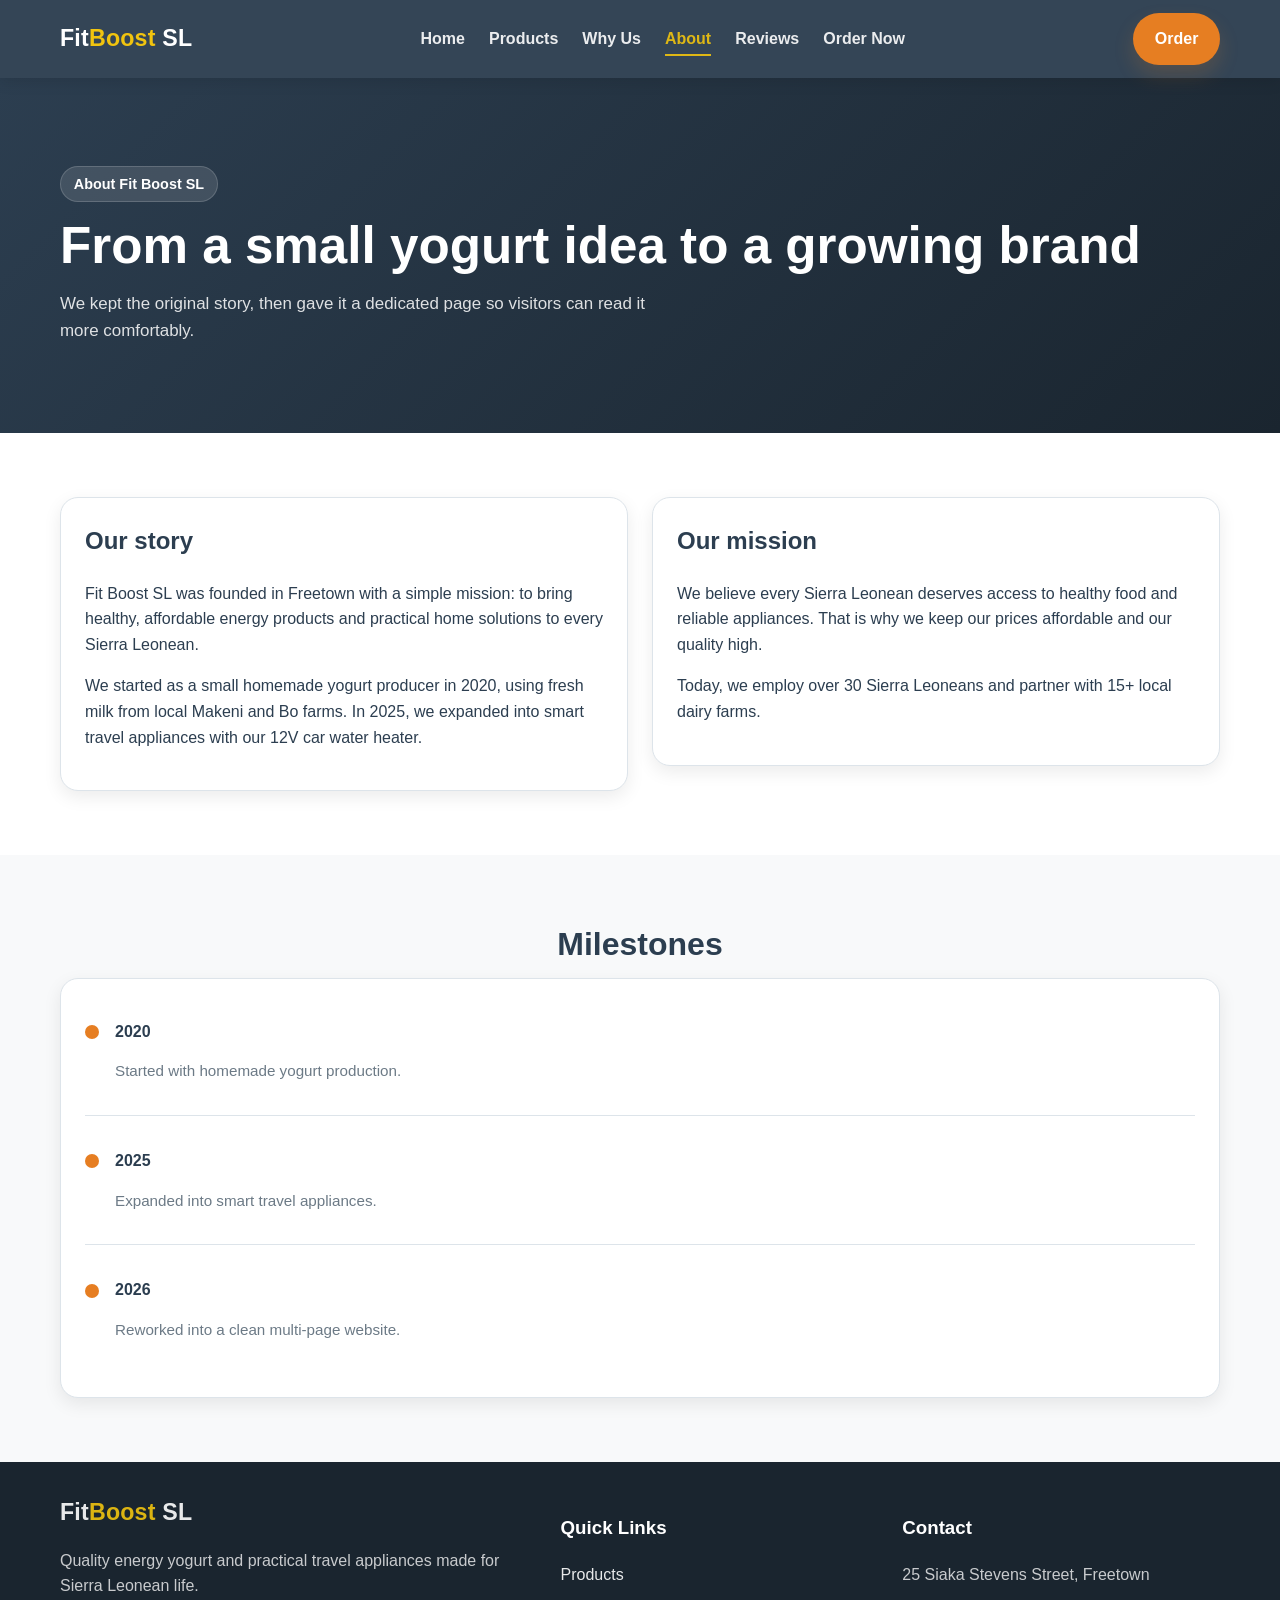
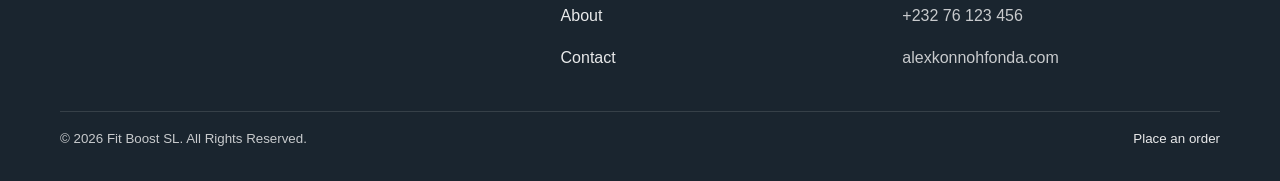
<file: fit_boost_multpage_site/about.html>
<!DOCTYPE html>
<html lang="en">
<head>
  <meta charset="UTF-8">
  <meta name="viewport" content="width=device-width, initial-scale=1.0">
  <title>Fit Boost SL | About</title>
  <link rel="stylesheet" href="styles.css">
</head>
<body data-page="about" class="">

    <nav class="navbar">
      <div class="container">
        <a href="index.html" class="logo">Fit<span>Boost</span> SL</a>
        <ul class="nav-links" id="navLinks">
          <li><a href="index.html">Home</a></li>
          <li><a href="products.html">Products</a></li>
          <li><a href="features.html">Why Us</a></li>
          <li><a href="about.html">About</a></li>
          <li><a href="reviews.html">Reviews</a></li>
          <li><a href="contact.html">Order Now</a></li>
        </ul>
        <div class="nav-actions">
          <a class="btn btn-primary" href="contact.html">Order</a>
          <button class="hamburger" aria-label="Open menu" aria-controls="navLinks" aria-expanded="false" type="button">
            <span></span><span></span><span></span>
          </button>
        </div>
      </div>
    </nav>
    

<main>
  <section class="hero">
    <div class="container">
      <span class="eyebrow">About Fit Boost SL</span>
      <h1>From a small yogurt idea to a growing brand</h1>
      <p>We kept the original story, then gave it a dedicated page so visitors can read it more comfortably.</p>
    </div>
  </section>

  <section class="section alt">
    <div class="container two-col">
      <div class="panel">
        <h2>Our story</h2>
        <p>Fit Boost SL was founded in Freetown with a simple mission: to bring healthy, affordable energy products and practical home solutions to every Sierra Leonean.</p>
        <p>We started as a small homemade yogurt producer in 2020, using fresh milk from local Makeni and Bo farms. In 2025, we expanded into smart travel appliances with our 12V car water heater.</p>
      </div>
      <div class="panel">
        <h2>Our mission</h2>
        <p>We believe every Sierra Leonean deserves access to healthy food and reliable appliances. That is why we keep our prices affordable and our quality high.</p>
        <p>Today, we employ over 30 Sierra Leoneans and partner with 15+ local dairy farms.</p>
      </div>
    </div>
  </section>

  <section class="section">
    <div class="container">
      <h2 class="section-title">Milestones</h2>
      <div class="panel">
        <div class="timeline">
          <div class="timeline-item"><div class="timeline-dot"></div><div><strong>2020</strong><p class="small-muted">Started with homemade yogurt production.</p></div></div>
          <div class="timeline-item"><div class="timeline-dot"></div><div><strong>2025</strong><p class="small-muted">Expanded into smart travel appliances.</p></div></div>
          <div class="timeline-item"><div class="timeline-dot"></div><div><strong>2026</strong><p class="small-muted">Reworked into a clean multi-page website.</p></div></div>
        </div>
      </div>
    </div>
  </section>
</main>


    <footer class="footer">
      <div class="container">
        <div class="footer-grid">
          <div>
            <a href="index.html" class="logo">Fit<span>Boost</span> SL</a>
            <p>Quality energy yogurt and practical travel appliances made for Sierra Leonean life.</p>
          </div>
          <div>
            <h3>Quick Links</h3>
            <p><a href="products.html">Products</a></p>
            <p><a href="about.html">About</a></p>
            <p><a href="contact.html">Contact</a></p>
          </div>
          <div>
            <h3>Contact</h3>
            <p>25 Siaka Stevens Street, Freetown</p>
            <p>+232 76 123 456</p>
            <p>alexkonnohfonda.com</p>
          </div>
        </div>
        <div class="footer-bottom">
          <small>&copy; <span id="year"></span> Fit Boost SL. All Rights Reserved.</small>
          <small><a href="contact.html">Place an order</a></small>
        </div>
      </div>
    </footer>
    <button id="backToTop" class="back-to-top hidden" type="button" aria-label="Back to top">↑</button>
    
<script src="script.js"></script>
</body>
</html>
</file>
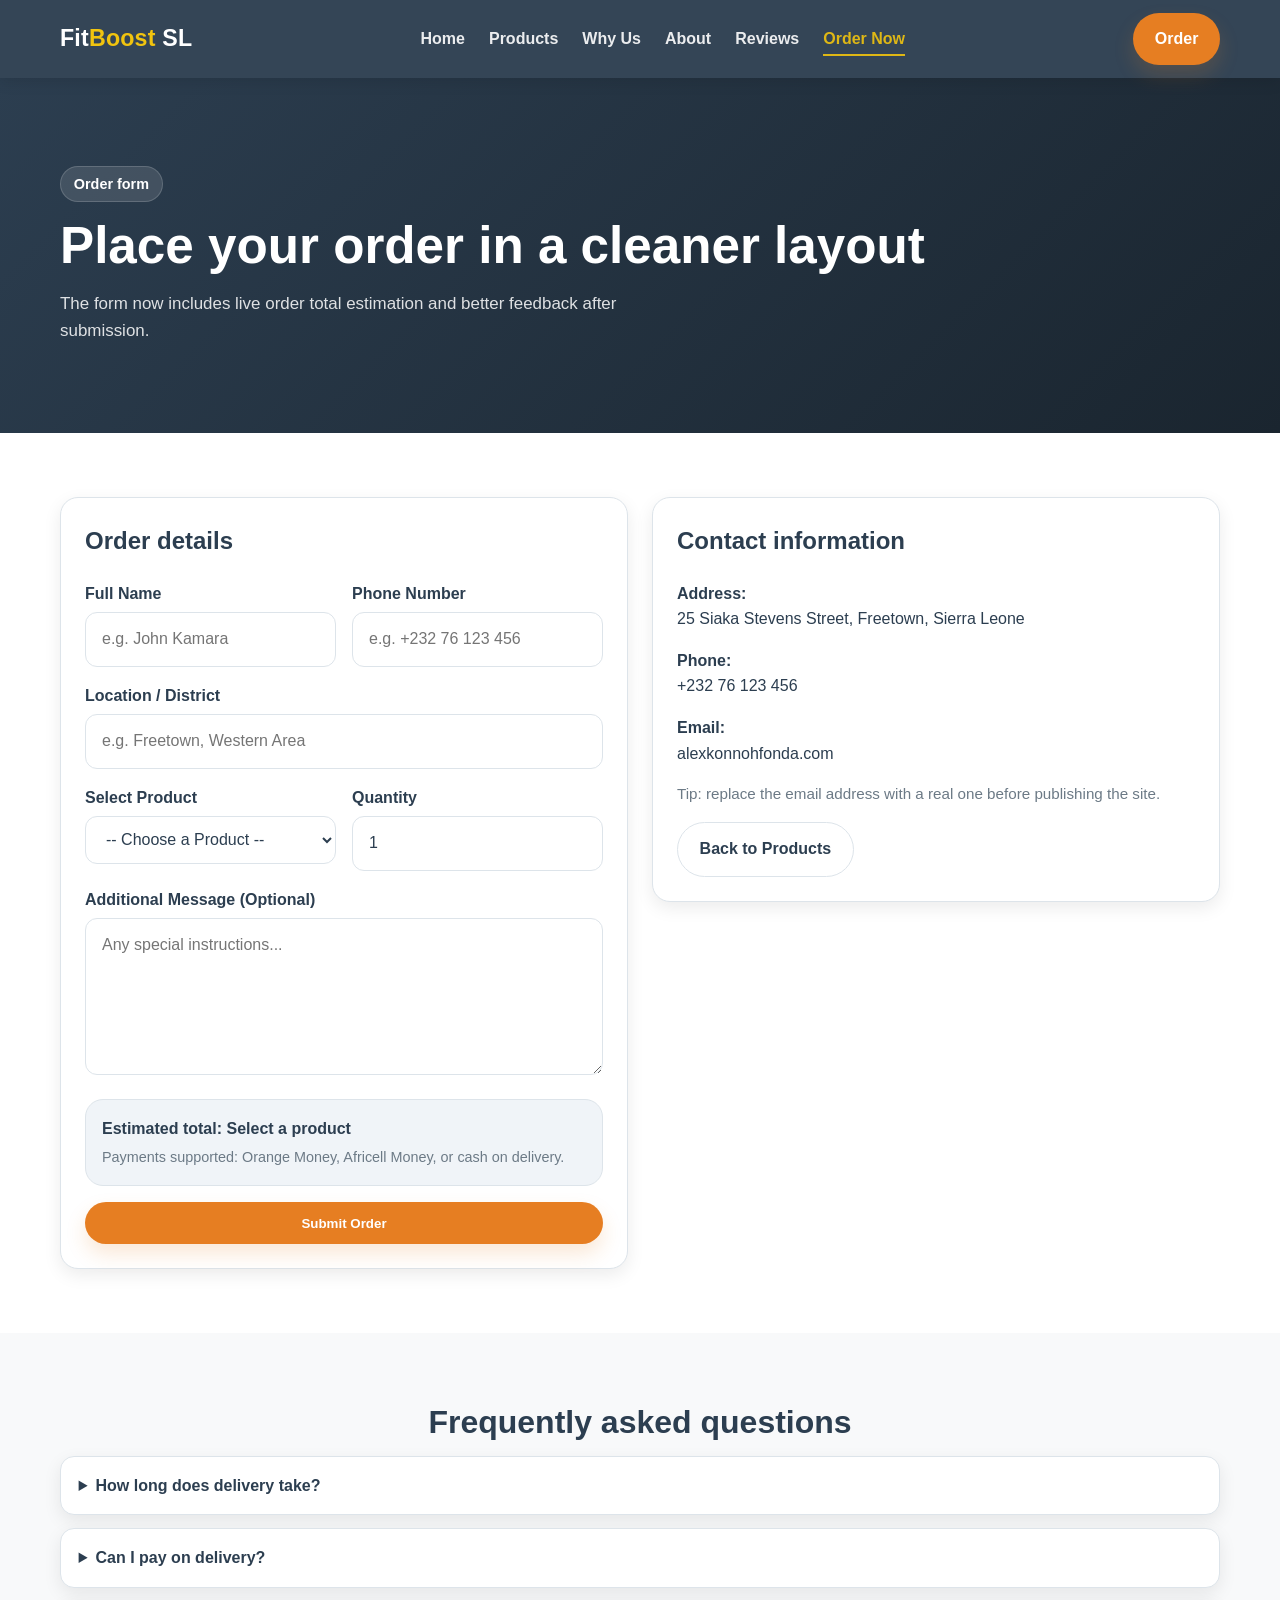
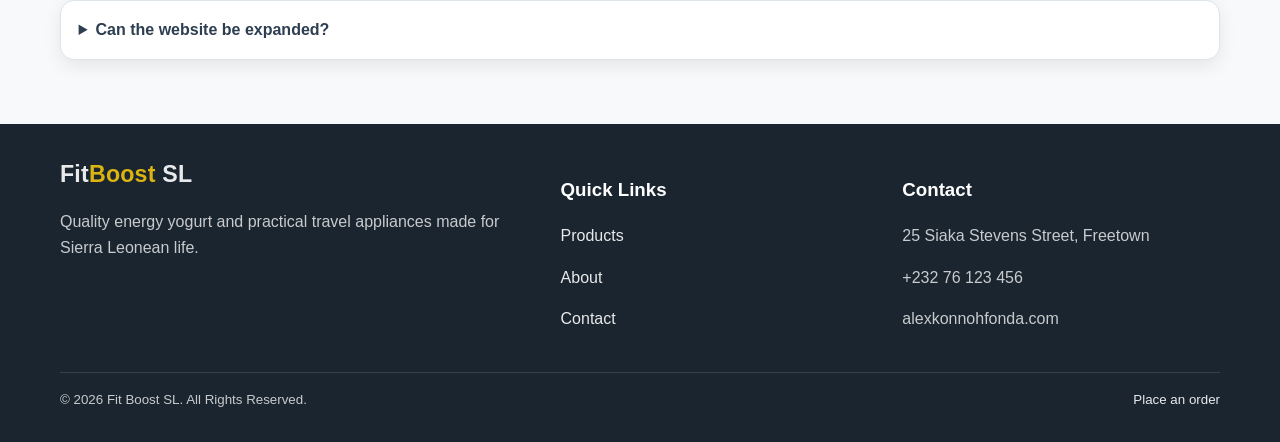
<file: fit_boost_multpage_site/contact.html>
<!DOCTYPE html>
<html lang="en">
<head>
  <meta charset="UTF-8">
  <meta name="viewport" content="width=device-width, initial-scale=1.0">
  <title>Fit Boost SL | Order Now</title>
  <link rel="stylesheet" href="styles.css">
</head>
<body data-page="contact" class="">

    <nav class="navbar">
      <div class="container">
        <a href="index.html" class="logo">Fit<span>Boost</span> SL</a>
        <ul class="nav-links" id="navLinks">
          <li><a href="index.html">Home</a></li>
          <li><a href="products.html">Products</a></li>
          <li><a href="features.html">Why Us</a></li>
          <li><a href="about.html">About</a></li>
          <li><a href="reviews.html">Reviews</a></li>
          <li><a href="contact.html">Order Now</a></li>
        </ul>
        <div class="nav-actions">
          <a class="btn btn-primary" href="contact.html">Order</a>
          <button class="hamburger" aria-label="Open menu" aria-controls="navLinks" aria-expanded="false" type="button">
            <span></span><span></span><span></span>
          </button>
        </div>
      </div>
    </nav>
    

<main>
  <section class="hero">
    <div class="container">
      <span class="eyebrow">Order form</span>
      <h1>Place your order in a cleaner layout</h1>
      <p>The form now includes live order total estimation and better feedback after submission.</p>
    </div>
  </section>

  <section class="section alt">
    <div class="container two-col">
      <div class="panel">
        <h2>Order details</h2>
        <form id="orderForm" class="form">
          <div class="form-grid">
            <div class="field">
              <label for="name">Full Name</label>
              <input type="text" id="name" name="name" placeholder="e.g. John Kamara" required>
            </div>
            <div class="field">
              <label for="phone">Phone Number</label>
              <input type="tel" id="phone" name="phone" placeholder="e.g. +232 76 123 456" required>
            </div>
          </div>

          <div class="field">
            <label for="location">Location / District</label>
            <input type="text" id="location" name="location" placeholder="e.g. Freetown, Western Area" required>
          </div>

          <div class="form-grid">
            <div class="field">
              <label for="product">Select Product</label>
              <select id="product" name="product" required>
                <option value="">-- Choose a Product --</option>
                <option value="energy-yogurt">Fit Boost Homemade Energy Yogurt - Le 5,000</option>
                <option value="travel-heater">Fit Boost Smart Travel Water Heater - Le 180,000</option>
              </select>
            </div>
            <div class="field">
              <label for="quantity">Quantity</label>
              <input type="number" id="quantity" name="quantity" min="1" value="1" required>
            </div>
          </div>

          <div class="field">
            <label for="message">Additional Message (Optional)</label>
            <textarea id="message" name="message" rows="5" placeholder="Any special instructions..."></textarea>
          </div>

          <div class="panel" style="padding:1rem;background:var(--surface-2);box-shadow:none">
            <strong id="orderTotal">Estimated total: Select a product</strong>
            <div class="form-hint">Payments supported: Orange Money, Africell Money, or cash on delivery.</div>
          </div>

          <button type="submit" class="btn btn-primary" style="width:100%">Submit Order</button>
          <div class="notice" id="successMsg">Thank you! Your order has been received. We will call you within 24 hours to confirm.</div>
        </form>
      </div>
      <div class="panel">
        <h2>Contact information</h2>
        <p><strong>Address:</strong><br>25 Siaka Stevens Street, Freetown, Sierra Leone</p>
        <p><strong>Phone:</strong><br>+232 76 123 456</p>
        <p><strong>Email:</strong><br>alexkonnohfonda.com</p>
        <p class="small-muted">Tip: replace the email address with a real one before publishing the site.</p>
        <a href="products.html" class="btn btn-outline">Back to Products</a>
      </div>
    </div>
  </section>

  <section class="section">
    <div class="container">
      <h2 class="section-title">Frequently asked questions</h2>
      <div class="faq">
        <details>
          <summary>How long does delivery take?</summary>
          <p class="small-muted">Same-day delivery is available in Freetown for selected orders. Other districts are delivered within the agreed schedule.</p>
        </details>
        <details>
          <summary>Can I pay on delivery?</summary>
          <p class="small-muted">Yes. Cash on delivery is available, along with mobile money options.</p>
        </details>
        <details>
          <summary>Can the website be expanded?</summary>
          <p class="small-muted">Yes. More pages, more products, and even an online checkout can be added later.</p>
        </details>
      </div>
    </div>
  </section>
</main>


    <footer class="footer">
      <div class="container">
        <div class="footer-grid">
          <div>
            <a href="index.html" class="logo">Fit<span>Boost</span> SL</a>
            <p>Quality energy yogurt and practical travel appliances made for Sierra Leonean life.</p>
          </div>
          <div>
            <h3>Quick Links</h3>
            <p><a href="products.html">Products</a></p>
            <p><a href="about.html">About</a></p>
            <p><a href="contact.html">Contact</a></p>
          </div>
          <div>
            <h3>Contact</h3>
            <p>25 Siaka Stevens Street, Freetown</p>
            <p>+232 76 123 456</p>
            <p>alexkonnohfonda.com</p>
          </div>
        </div>
        <div class="footer-bottom">
          <small>&copy; <span id="year"></span> Fit Boost SL. All Rights Reserved.</small>
          <small><a href="contact.html">Place an order</a></small>
        </div>
      </div>
    </footer>
    <button id="backToTop" class="back-to-top hidden" type="button" aria-label="Back to top">↑</button>
    
<script src="script.js"></script>
</body>
</html>
</file>
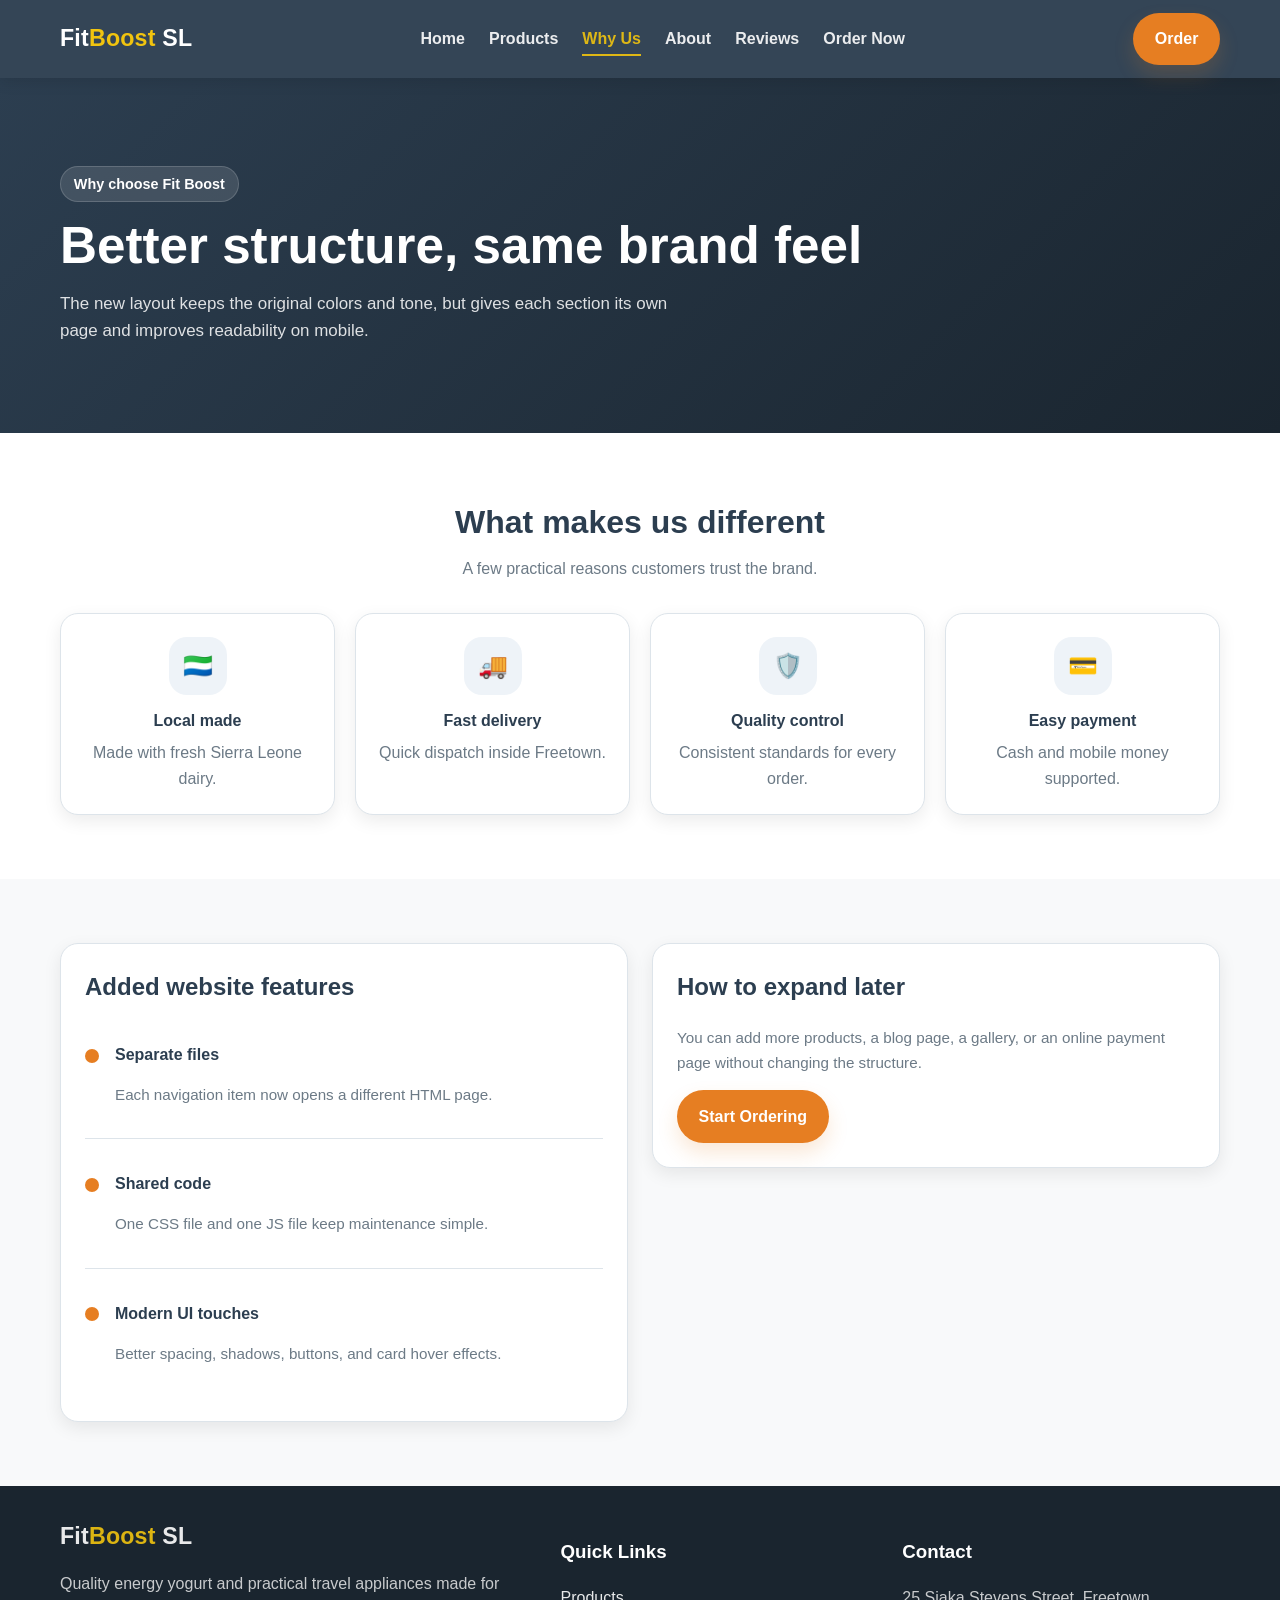
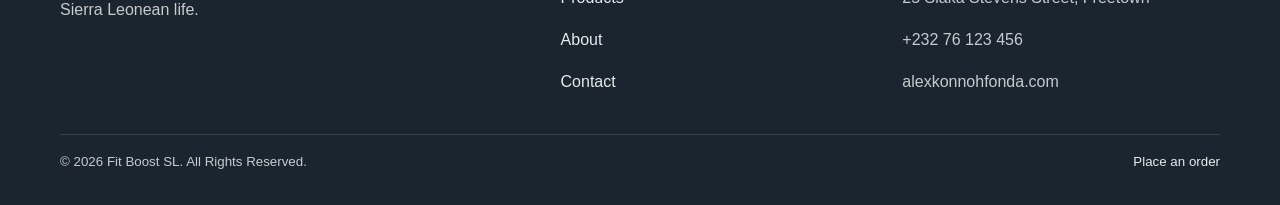
<file: fit_boost_multpage_site/features.html>
<!DOCTYPE html>
<html lang="en">
<head>
  <meta charset="UTF-8">
  <meta name="viewport" content="width=device-width, initial-scale=1.0">
  <title>Fit Boost SL | Why Us</title>
  <link rel="stylesheet" href="styles.css">
</head>
<body data-page="features" class="">

    <nav class="navbar">
      <div class="container">
        <a href="index.html" class="logo">Fit<span>Boost</span> SL</a>
        <ul class="nav-links" id="navLinks">
          <li><a href="index.html">Home</a></li>
          <li><a href="products.html">Products</a></li>
          <li><a href="features.html">Why Us</a></li>
          <li><a href="about.html">About</a></li>
          <li><a href="reviews.html">Reviews</a></li>
          <li><a href="contact.html">Order Now</a></li>
        </ul>
        <div class="nav-actions">
          <a class="btn btn-primary" href="contact.html">Order</a>
          <button class="hamburger" aria-label="Open menu" aria-controls="navLinks" aria-expanded="false" type="button">
            <span></span><span></span><span></span>
          </button>
        </div>
      </div>
    </nav>
    

<main>
  <section class="hero">
    <div class="container">
      <span class="eyebrow">Why choose Fit Boost</span>
      <h1>Better structure, same brand feel</h1>
      <p>The new layout keeps the original colors and tone, but gives each section its own page and improves readability on mobile.</p>
    </div>
  </section>

  <section class="section alt">
    <div class="container">
      <h2 class="section-title">What makes us different</h2>
      <p class="section-subtitle">A few practical reasons customers trust the brand.</p>
      <div class="grid cards-4">
        <div class="icon-box"><div class="icon">🇸🇱</div><strong>Local made</strong><p>Made with fresh Sierra Leone dairy.</p></div>
        <div class="icon-box"><div class="icon">🚚</div><strong>Fast delivery</strong><p>Quick dispatch inside Freetown.</p></div>
        <div class="icon-box"><div class="icon">🛡️</div><strong>Quality control</strong><p>Consistent standards for every order.</p></div>
        <div class="icon-box"><div class="icon">💳</div><strong>Easy payment</strong><p>Cash and mobile money supported.</p></div>
      </div>
    </div>
  </section>

  <section class="section">
    <div class="container two-col">
      <div class="panel">
        <h2>Added website features</h2>
        <div class="timeline">
          <div class="timeline-item"><div class="timeline-dot"></div><div><strong>Separate files</strong><p class="small-muted">Each navigation item now opens a different HTML page.</p></div></div>
          <div class="timeline-item"><div class="timeline-dot"></div><div><strong>Shared code</strong><p class="small-muted">One CSS file and one JS file keep maintenance simple.</p></div></div>
          <div class="timeline-item"><div class="timeline-dot"></div><div><strong>Modern UI touches</strong><p class="small-muted">Better spacing, shadows, buttons, and card hover effects.</p></div></div>
        </div>
      </div>
      <div class="panel">
        <h2>How to expand later</h2>
        <p class="small-muted">You can add more products, a blog page, a gallery, or an online payment page without changing the structure.</p>
        <a href="contact.html" class="btn btn-primary">Start Ordering</a>
      </div>
    </div>
  </section>
</main>


    <footer class="footer">
      <div class="container">
        <div class="footer-grid">
          <div>
            <a href="index.html" class="logo">Fit<span>Boost</span> SL</a>
            <p>Quality energy yogurt and practical travel appliances made for Sierra Leonean life.</p>
          </div>
          <div>
            <h3>Quick Links</h3>
            <p><a href="products.html">Products</a></p>
            <p><a href="about.html">About</a></p>
            <p><a href="contact.html">Contact</a></p>
          </div>
          <div>
            <h3>Contact</h3>
            <p>25 Siaka Stevens Street, Freetown</p>
            <p>+232 76 123 456</p>
            <p>alexkonnohfonda.com</p>
          </div>
        </div>
        <div class="footer-bottom">
          <small>&copy; <span id="year"></span> Fit Boost SL. All Rights Reserved.</small>
          <small><a href="contact.html">Place an order</a></small>
        </div>
      </div>
    </footer>
    <button id="backToTop" class="back-to-top hidden" type="button" aria-label="Back to top">↑</button>
    
<script src="script.js"></script>
</body>
</html>
</file>
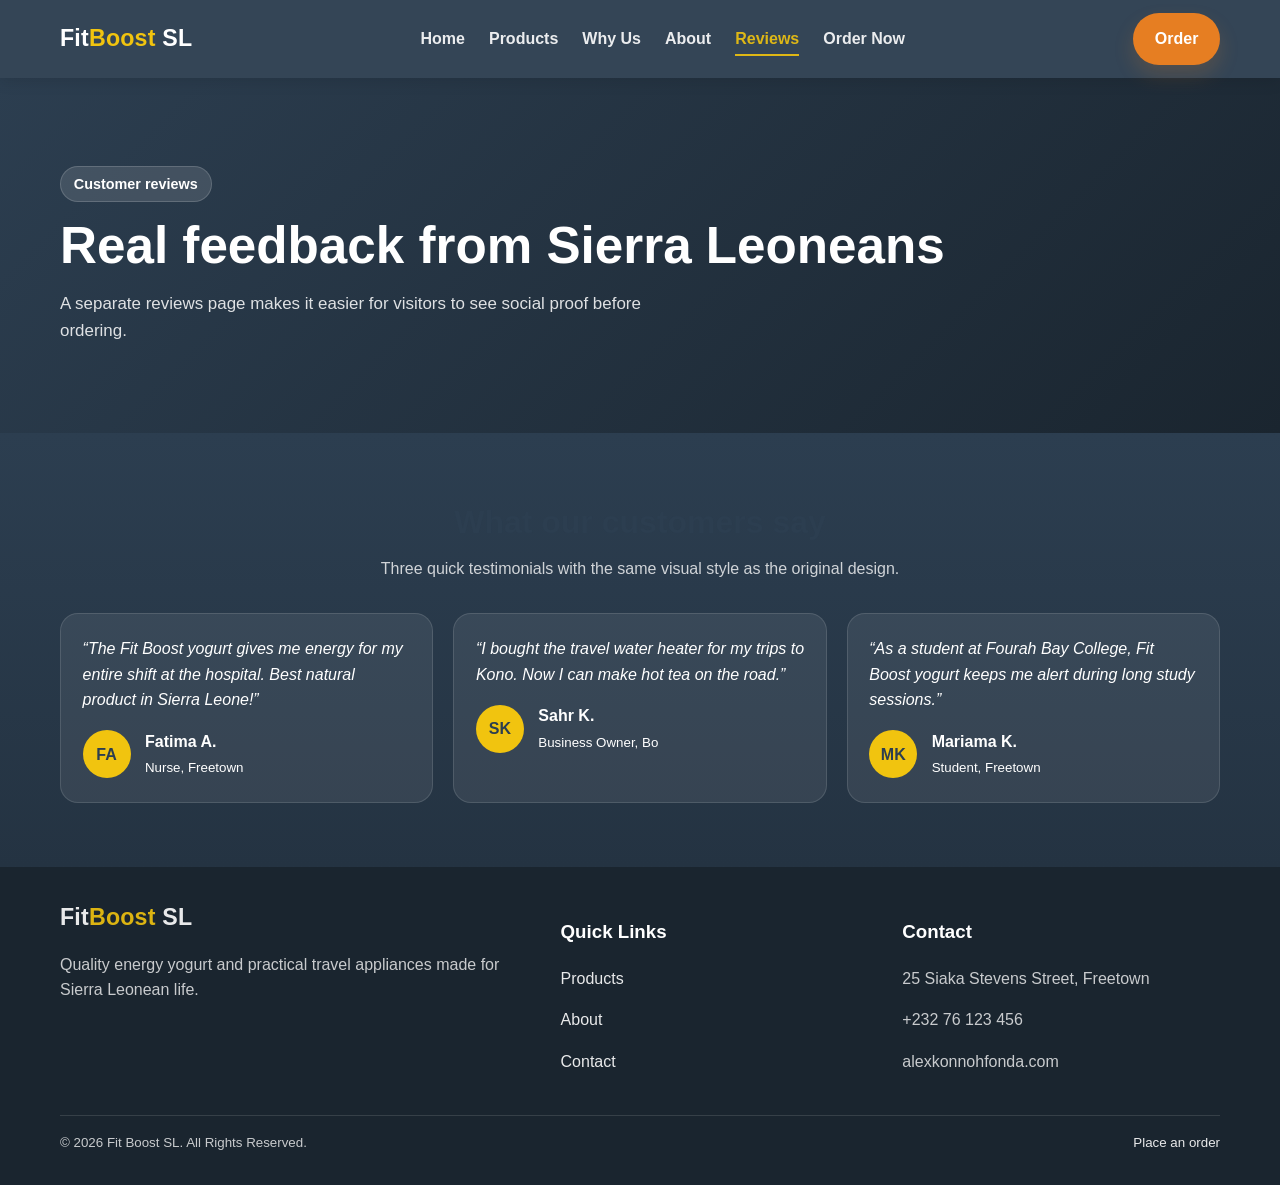
<file: fit_boost_multpage_site/reviews.html>
<!DOCTYPE html>
<html lang="en">
<head>
  <meta charset="UTF-8">
  <meta name="viewport" content="width=device-width, initial-scale=1.0">
  <title>Fit Boost SL | Reviews</title>
  <link rel="stylesheet" href="styles.css">
</head>
<body data-page="reviews" class="">

    <nav class="navbar">
      <div class="container">
        <a href="index.html" class="logo">Fit<span>Boost</span> SL</a>
        <ul class="nav-links" id="navLinks">
          <li><a href="index.html">Home</a></li>
          <li><a href="products.html">Products</a></li>
          <li><a href="features.html">Why Us</a></li>
          <li><a href="about.html">About</a></li>
          <li><a href="reviews.html">Reviews</a></li>
          <li><a href="contact.html">Order Now</a></li>
        </ul>
        <div class="nav-actions">
          <a class="btn btn-primary" href="contact.html">Order</a>
          <button class="hamburger" aria-label="Open menu" aria-controls="navLinks" aria-expanded="false" type="button">
            <span></span><span></span><span></span>
          </button>
        </div>
      </div>
    </nav>
    

<main>
  <section class="hero">
    <div class="container">
      <span class="eyebrow">Customer reviews</span>
      <h1>Real feedback from Sierra Leoneans</h1>
      <p>A separate reviews page makes it easier for visitors to see social proof before ordering.</p>
    </div>
  </section>

  <section class="section testimonial">
    <div class="container">
      <h2 class="section-title">What our customers say</h2>
      <p class="section-subtitle">Three quick testimonials with the same visual style as the original design.</p>
      <div class="grid cards-3">
        <div class="quote">
          <p>“The Fit Boost yogurt gives me energy for my entire shift at the hospital. Best natural product in Sierra Leone!”</p>
          <div class="author"><div class="avatar">FA</div><div><strong>Fatima A.</strong><br><small>Nurse, Freetown</small></div></div>
        </div>
        <div class="quote">
          <p>“I bought the travel water heater for my trips to Kono. Now I can make hot tea on the road.”</p>
          <div class="author"><div class="avatar">SK</div><div><strong>Sahr K.</strong><br><small>Business Owner, Bo</small></div></div>
        </div>
        <div class="quote">
          <p>“As a student at Fourah Bay College, Fit Boost yogurt keeps me alert during long study sessions.”</p>
          <div class="author"><div class="avatar">MK</div><div><strong>Mariama K.</strong><br><small>Student, Freetown</small></div></div>
        </div>
      </div>
    </div>
  </section>
</main>


    <footer class="footer">
      <div class="container">
        <div class="footer-grid">
          <div>
            <a href="index.html" class="logo">Fit<span>Boost</span> SL</a>
            <p>Quality energy yogurt and practical travel appliances made for Sierra Leonean life.</p>
          </div>
          <div>
            <h3>Quick Links</h3>
            <p><a href="products.html">Products</a></p>
            <p><a href="about.html">About</a></p>
            <p><a href="contact.html">Contact</a></p>
          </div>
          <div>
            <h3>Contact</h3>
            <p>25 Siaka Stevens Street, Freetown</p>
            <p>+232 76 123 456</p>
            <p>alexkonnohfonda.com</p>
          </div>
        </div>
        <div class="footer-bottom">
          <small>&copy; <span id="year"></span> Fit Boost SL. All Rights Reserved.</small>
          <small><a href="contact.html">Place an order</a></small>
        </div>
      </div>
    </footer>
    <button id="backToTop" class="back-to-top hidden" type="button" aria-label="Back to top">↑</button>
    
<script src="script.js"></script>
</body>
</html>
</file>
<file: fit_boost_multpage_site/styles.css>
:root{
  --bg: #f8f9fa;
  --surface: #ffffff;
  --surface-2:#f0f4f8;
  --text:#2c3e50;
  --muted:#6c7a86;
  --primary:#e67e22;
  --primary-dark:#c85f0b;
  --accent:#f1c40f;
  --success:#27ae60;
  --border:#dde4ea;
  --shadow:0 10px 30px rgba(0,0,0,.08);
  --shadow-sm:0 6px 18px rgba(0,0,0,.08);
  --radius:18px;
  --radius-sm:12px;
  --max:1200px;
}

*{box-sizing:border-box}
html{scroll-behavior:smooth}
body{
  margin:0;
  font-family:Segoe UI, Tahoma, Geneva, Verdana, sans-serif;
  line-height:1.6;
  color:var(--text);
  background:var(--bg);
}
img{max-width:100%;display:block}
a{color:inherit}
.container{max-width:var(--max);margin:0 auto;padding:0 1.25rem}
main{padding-top:78px}

.navbar{
  position:fixed;top:0;left:0;right:0;z-index:1000;
  background:rgba(44,62,80,.96);
  backdrop-filter:blur(10px);
  box-shadow:0 2px 16px rgba(0,0,0,.12);
}
.navbar .container{
  min-height:78px;
  display:flex;align-items:center;justify-content:space-between;gap:1rem;
}
.logo{
  text-decoration:none;font-size:1.45rem;font-weight:800;color:#fff;letter-spacing:.2px;
}
.logo span{color:var(--accent)}
.nav-links{
  list-style:none;margin:0;padding:0;display:flex;align-items:center;gap:1.5rem;
}
.nav-links a{
  text-decoration:none;color:#fff;font-weight:600;opacity:.9;transition:.2s ease;
  padding:.4rem 0;border-bottom:2px solid transparent;
}
.nav-links a:hover,.nav-links a.active{color:var(--accent);border-bottom-color:var(--accent)}
.nav-actions{display:flex;align-items:center;gap:.75rem}
.hamburger{
  display:none;flex-direction:column;gap:5px;cursor:pointer;border:0;background:transparent;padding:.35rem;
}
.hamburger span{width:25px;height:3px;background:#fff;border-radius:999px}

.btn{
  display:inline-flex;align-items:center;justify-content:center;gap:.5rem;
  padding:.85rem 1.35rem;border-radius:999px;border:0;
  text-decoration:none;font-weight:700;cursor:pointer;transition:.25s ease;
  box-shadow:0 10px 20px rgba(230,126,34,.18);
}
.btn-primary{background:var(--primary);color:#fff}
.btn-primary:hover{background:var(--primary-dark);transform:translateY(-1px)}
.btn-secondary{background:transparent;color:#fff;border:2px solid #fff;box-shadow:none}
.btn-secondary:hover{background:#fff;color:var(--text)}
.btn-outline{
  background:transparent;color:var(--text);border:1.5px solid var(--border);box-shadow:none
}
.btn-outline:hover{border-color:var(--primary);color:var(--primary)}

.hero{
  background:linear-gradient(135deg,#2c3e50 0%,#1a252f 100%);
  color:#fff;
  padding:5.5rem 0 4rem;
}
.hero-grid{
  display:grid;grid-template-columns:1.2fr .8fr;gap:2rem;align-items:center;
}
.eyebrow{
  display:inline-flex;align-items:center;gap:.45rem;
  background:rgba(255,255,255,.12);border:1px solid rgba(255,255,255,.16);
  padding:.35rem .8rem;border-radius:999px;font-weight:700;font-size:.9rem;margin-bottom:1rem;
}
.hero h1{font-size:clamp(2.1rem,4vw,3.8rem);line-height:1.08;margin:0 0 1rem}
.hero p{max-width:620px;color:rgba(255,255,255,.85);font-size:1.06rem;margin:0 0 1.6rem}
.hero-actions{display:flex;flex-wrap:wrap;gap:.9rem;margin-bottom:1.2rem}
.hero-stats{
  display:grid;grid-template-columns:repeat(3,minmax(0,1fr));gap:.85rem;margin-top:1.6rem;
}
.stat{
  background:rgba(255,255,255,.08);border:1px solid rgba(255,255,255,.1);
  border-radius:16px;padding:1rem;text-align:center
}
.stat strong{display:block;font-size:1.4rem}
.stat span{font-size:.88rem;color:rgba(255,255,255,.8)}
.hero-card{
  background:rgba(255,255,255,.08);border:1px solid rgba(255,255,255,.12);
  border-radius:24px;padding:1rem;box-shadow:var(--shadow);
}
.hero-card img{border-radius:18px;aspect-ratio:1/1;object-fit:cover}
.hero-card .mini{
  display:flex;justify-content:space-between;gap:1rem;align-items:center;margin-top:1rem
}
.badge{
  display:inline-flex;align-items:center;padding:.3rem .65rem;border-radius:999px;
  font-size:.74rem;font-weight:800;color:#fff;background:var(--success)
}
.badge.orange{background:var(--primary)}
.badge.dark{background:var(--text)}

.section{padding:4rem 0}
.section.alt{background:var(--surface)}
.section-title{
  font-size:clamp(1.6rem,2.5vw,2.3rem);text-align:center;margin:0 0 .45rem;color:var(--text)
}
.section-subtitle{margin:0 auto 2rem;max-width:720px;text-align:center;color:var(--muted)}

.grid{
  display:grid;gap:1.25rem
}
.products-grid{grid-template-columns:repeat(2,minmax(0,1fr))}
.cards-3{grid-template-columns:repeat(3,minmax(0,1fr))}
.cards-4{grid-template-columns:repeat(4,minmax(0,1fr))}
.card{
  background:var(--surface);border:1px solid var(--border);border-radius:var(--radius);
  box-shadow:var(--shadow-sm);overflow:hidden;transition:.25s ease;
}
.card:hover{transform:translateY(-4px)}
.card-body{padding:1.2rem}
.card h3{margin:.2rem 0 .5rem}
.card p{color:var(--muted);margin:0}
.card .meta{display:flex;align-items:center;justify-content:space-between;gap:1rem;margin-top:1rem}
.card .price{font-size:1.25rem;color:var(--primary);font-weight:800}
.card .price s{font-size:.82rem;color:#9aa5af;font-weight:600;margin-left:.4rem}
.card-img{
  background:var(--surface-2);
  aspect-ratio:16/11;overflow:hidden;
}
.card-img img{width:100%;height:100%;object-fit:cover}

.icon-box{
  background:var(--surface);border:1px solid var(--border);border-radius:var(--radius);
  box-shadow:var(--shadow-sm);padding:1.4rem;text-align:center
}
.icon{
  width:58px;height:58px;border-radius:18px;display:grid;place-items:center;
  margin:0 auto .85rem;font-size:1.5rem;background:#eef3f8
}
.icon-box p{color:var(--muted);margin:.4rem 0 0}

.two-col{
  display:grid;grid-template-columns:1fr 1fr;gap:1.5rem;align-items:start
}
.panel{
  background:var(--surface);border:1px solid var(--border);border-radius:var(--radius);
  box-shadow:var(--shadow-sm);padding:1.5rem
}
.panel h2,.panel h3{margin-top:0}

.timeline{
  display:grid;gap:1rem
}
.timeline-item{
  display:grid;grid-template-columns:auto 1fr;gap:1rem;
  padding:1rem 0;border-bottom:1px solid var(--border)
}
.timeline-item:last-child{border-bottom:0}
.timeline-dot{
  width:14px;height:14px;border-radius:50%;background:var(--primary);margin-top:.4rem
}
.small-muted{color:var(--muted);font-size:.95rem}

.testimonial{
  background:linear-gradient(180deg,#2c3e50,#243342);
  color:#fff;
}
.testimonial .section-subtitle{color:rgba(255,255,255,.78)}
.quote{
  background:rgba(255,255,255,.08);border:1px solid rgba(255,255,255,.12);
  border-radius:var(--radius);padding:1.35rem
}
.quote p{font-style:italic;margin:0 0 1rem}
.author{display:flex;align-items:center;gap:.9rem}
.avatar{
  width:48px;height:48px;border-radius:50%;display:grid;place-items:center;
  background:var(--accent);color:var(--text);font-weight:900
}

.form{
  display:grid;gap:1rem
}
.field label{display:block;font-weight:700;margin-bottom:.35rem}
.field input,.field select,.field textarea{
  width:100%;padding:.85rem 1rem;border:1.5px solid var(--border);border-radius:12px;
  font:inherit;background:#fff;color:var(--text)
}
.field input:focus,.field select:focus,.field textarea:focus{
  outline:none;border-color:var(--primary);box-shadow:0 0 0 4px rgba(230,126,34,.12)
}
.form-grid{display:grid;grid-template-columns:1fr 1fr;gap:1rem}
.notice{
  display:none;margin-top:.25rem;padding:1rem;border-radius:12px;background:rgba(39,174,96,.12);color:var(--success);font-weight:700
}
.form-hint{font-size:.9rem;color:var(--muted);margin-top:.3rem}

.footer{
  background:#1a252f;color:#fff;padding:2rem 0
}
.footer-grid{
  display:grid;grid-template-columns:1.2fr .8fr .8fr;gap:1.5rem;align-items:start
}
.footer a{color:#fff;text-decoration:none;opacity:.9}
.footer a:hover{color:var(--accent)}
.footer small,.footer p{color:rgba(255,255,255,.76)}
.footer-bottom{
  border-top:1px solid rgba(255,255,255,.12);margin-top:1.5rem;padding-top:1rem;
  display:flex;justify-content:space-between;gap:1rem;flex-wrap:wrap
}
.back-to-top{
  position:fixed;right:1rem;bottom:1rem;z-index:999;
  width:48px;height:48px;border-radius:50%;border:0;cursor:pointer;
  background:var(--primary);color:#fff;box-shadow:var(--shadow);
}

.toolbar{
  display:flex;flex-wrap:wrap;gap:.85rem;justify-content:space-between;align-items:center;margin-bottom:1.25rem
}
.search{
  min-width:min(100%, 330px);flex:1
}
.search input{
  width:100%;padding:.9rem 1rem;border:1.5px solid var(--border);border-radius:999px;font:inherit
}
.filter-pill{
  display:inline-flex;align-items:center;gap:.4rem;padding:.45rem .85rem;border-radius:999px;
  background:#eef3f8;color:var(--text);font-weight:700;font-size:.9rem
}

.faq{display:grid;gap:.8rem}
details{
  background:var(--surface);border:1px solid var(--border);border-radius:14px;padding:1rem 1.1rem;box-shadow:var(--shadow-sm)
}
summary{cursor:pointer;font-weight:800}

.hidden{display:none !important}

@media (max-width: 900px){
  .hero-grid,.two-col,.footer-grid,.products-grid,.cards-3,.cards-4,.form-grid{
    grid-template-columns:1fr;
  }
  .hero-stats{grid-template-columns:1fr}
}
@media (max-width: 768px){
  .hamburger{display:flex}
  .nav-links{
    display:none;position:absolute;top:78px;left:0;width:100%;
    background:#2c3e50;flex-direction:column;align-items:flex-start;gap:0;
    padding:1rem 1.25rem;border-top:1px solid rgba(255,255,255,.08)
  }
  .nav-links.active{display:flex}
  .nav-links li{width:100%}
  .nav-links a{display:block;width:100%;padding:.8rem 0;border-bottom:1px solid rgba(255,255,255,.08)}
  .hero{padding-top:4.5rem}
  .hero-actions .btn{width:100%}
  .btn-secondary{margin-left:0}
}
</file>
